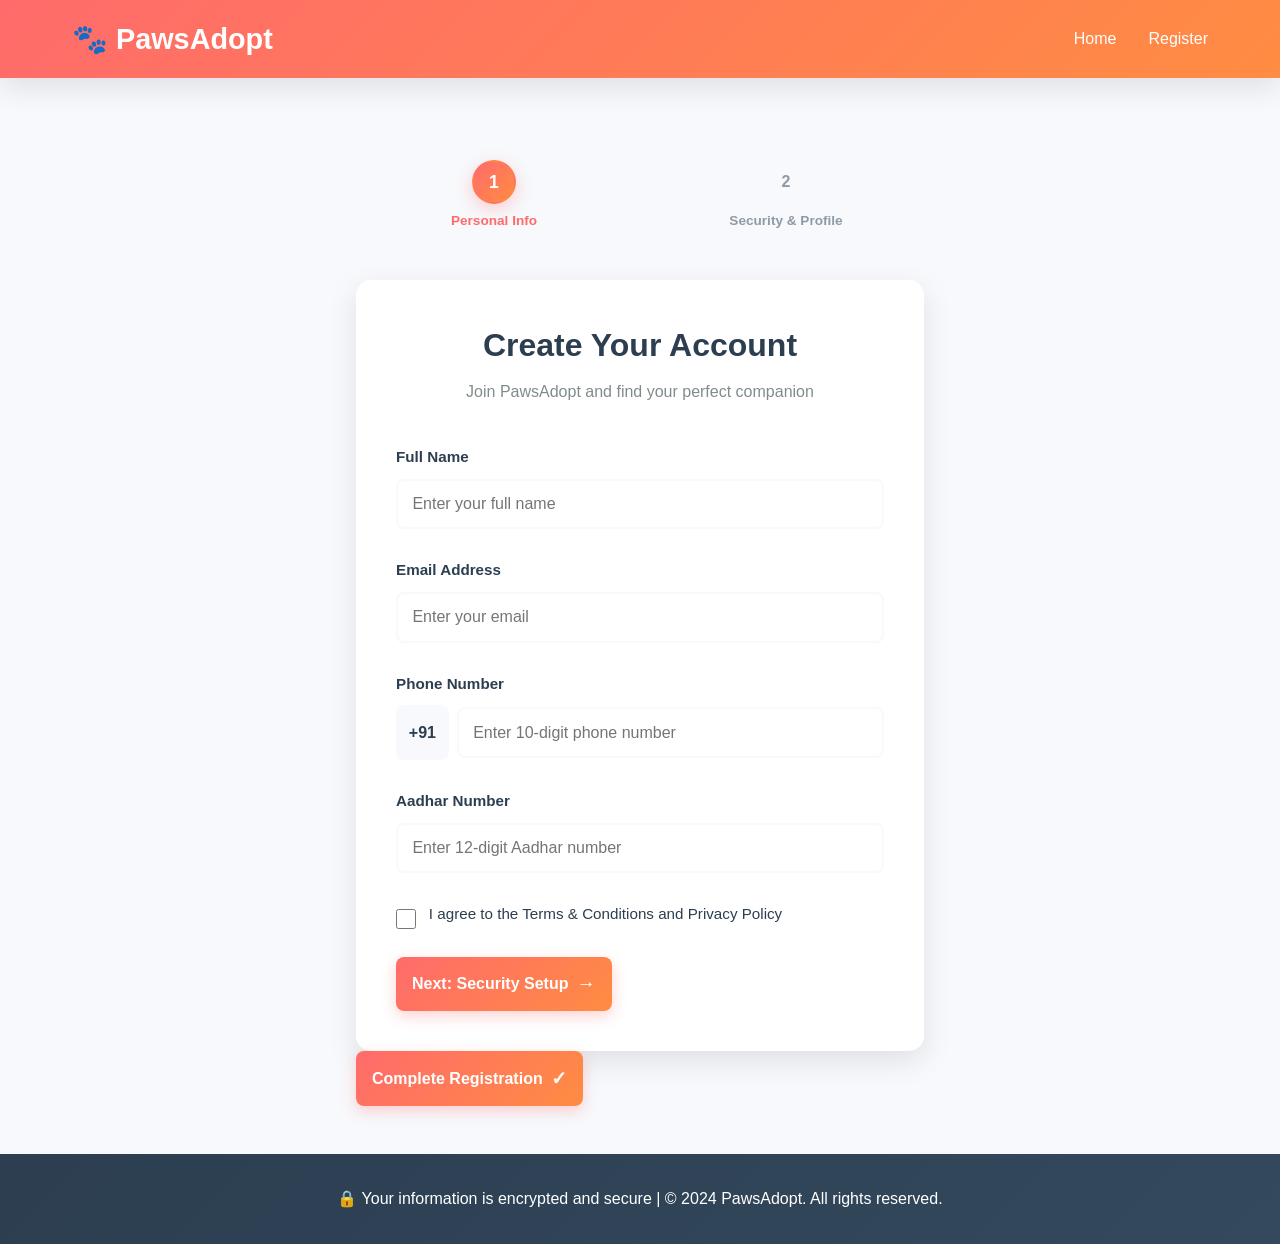
<file: frontend/registration.html>
<!DOCTYPE html>
<html lang="en">
<head>
    <meta charset="UTF-8">
    <meta name="viewport" content="width=device-width, initial-scale=1.0">
    <title>PawsAdopt - Registration & Security</title>
    <link rel="stylesheet" href="styles.css">
    <link rel="stylesheet" href="registration.css">
</head>
<body>

<!-- Navigation -->
<nav class="navbar">
    <div class="navbar-container">
        <div class="logo">
            <span class="logo-icon">🐾</span>
            <span class="logo-text">PawsAdopt</span>
        </div>
        <ul class="nav-menu">
            <li><a href="index.html" class="nav-link">Home</a></li>
            <li><a href="registration.html" class="nav-link active-page">Register</a></li>
        </ul>
    </div>
</nav>

<!-- Registration Container -->
<div class="registration-container">
    <!-- Progress Bar -->
    <div class="progress-container">
        <div class="progress-bar">
            <div class="progress-fill" id="progressFill"></div>
        </div>
        <div class="progress-steps">
            <div class="step active" id="step1">
                <span class="step-number">1</span>
                <span class="step-label">Personal Info</span>
            </div>
            <div class="step" id="step2">
                <span class="step-number">2</span>
                <span class="step-label">Security & Profile</span>
            </div>
        </div>
    </div>

    <!-- Registration Form - Step 1 -->
    <div class="registration-form-wrapper" id="step1-form">
        <div class="form-header">
            <h1>Create Your Account</h1>
            <p>Join PawsAdopt and find your perfect companion</p>
        </div>

        <form id="step1-input" class="registration-form">
            <!-- Name Field -->
            <div class="form-group">
                <label for="fullName">Full Name</label>
                <input 
                    type="text" 
                    id="fullName" 
                    placeholder="Enter your full name" 
                    required
                    maxlength="50"
                >
                <span class="error-message" id="nameError"></span>
                <div class="input-validator">
                    <span class="validator-icon">✓</span>
                    <span class="validator-text">Name is valid</span>
                </div>
            </div>

            <!-- Email Field -->
            <div class="form-group">
                <label for="email">Email Address</label>
                <input 
                    type="email" 
                    id="email" 
                    placeholder="Enter your email" 
                    required
                >
                <span class="error-message" id="emailError"></span>
                <div class="input-validator">
                    <span class="validator-icon">✓</span>
                    <span class="validator-text">Email is valid</span>
                </div>
            </div>

            <!-- Phone Number Field -->
            <div class="form-group">
                <label for="phone">Phone Number</label>
                <div class="phone-group">
                    <span class="phone-prefix">+91</span>
                    <input 
                        type="tel" 
                        id="phone" 
                        placeholder="Enter 10-digit phone number" 
                        required
                        maxlength="10"
                        pattern="[0-9]{10}"
                    >
                </div>
                <span class="error-message" id="phoneError"></span>
                <div class="input-validator">
                    <span class="validator-icon">✓</span>
                    <span class="validator-text">Phone number is valid</span>
                </div>
            </div>

            <!-- Aadhar Number Field -->
            <div class="form-group">
                <label for="aadhar">Aadhar Number</label>
                <input 
                    type="text" 
                    id="aadhar" 
                    placeholder="Enter 12-digit Aadhar number" 
                    required
                    maxlength="12"
                    pattern="[0-9]{12}"
                >
                <span class="error-message" id="aadharError"></span>
                <div class="input-validator">
                    <span class="validator-icon">✓</span>
                    <span class="validator-text">Aadhar number is valid</span>
                </div>
            </div>

            <!-- Terms & Conditions -->
            <div class="form-group checkbox-group">
                <input type="checkbox" id="terms" required>
                <label for="terms">I agree to the Terms & Conditions and Privacy Policy</label>
                <span class="error-message" id="termsError"></span>
            </div>

            <!-- Next Button -->
            <button type="submit" class="btn-next">
                <span>Next: Security Setup</span>
                <span class="btn-icon">→</span>
            </button>
        </form>
    </div>

    <!-- Security Panel - Step 2 -->
    <div class="registration-form-wrapper hidden" id="step2-form">
        <div class="form-header">
            <h1>Security Setup</h1>
            <p>Protect your account with a strong password and security questions</p>
        </div>

        <form id="step2-input" class="registration-form">
            <!-- Password Field -->
            <div class="form-group">
                <label for="password">Create Password</label>
                <div class="password-wrapper">
                    <input 
                        type="password" 
                        id="password" 
                        placeholder="Minimum 8 characters" 
                        required
                        minlength="8"
                    >
                    <button type="button" class="toggle-password" id="togglePassword">👁️</button>
                </div>
                <span class="error-message" id="passwordError"></span>
                
                <!-- Password Strength Indicator -->
                <div class="password-strength">
                    <div class="strength-bar" id="strengthBar"></div>
                    <p class="strength-text" id="strengthText">Password strength: Weak</p>
                </div>

                <div class="password-requirements">
                    <p>Password must contain:</p>
                    <ul>
                        <li id="req-length">✗ At least 8 characters</li>
                        <li id="req-uppercase">✗ One uppercase letter (A-Z)</li>
                        <li id="req-lowercase">✗ One lowercase letter (a-z)</li>
                        <li id="req-number">✗ One number (0-9)</li>
                        <li id="req-special">✗ One special character (!@#$%^&*)</li>
                    </ul>
                </div>
            </div>

            <!-- Confirm Password Field -->
            <div class="form-group">
                <label for="confirmPassword">Confirm Password</label>
                <div class="password-wrapper">
                    <input 
                        type="password" 
                        id="confirmPassword" 
                        placeholder="Re-enter your password" 
                        required
                    >
                    <button type="button" class="toggle-password" id="toggleConfirmPassword">👁️</button>
                </div>
                <span class="error-message" id="confirmPasswordError"></span>
            </div>

            <!-- Security Question 1 -->
            <div class="form-group">
                <label for="securityQ1">Security Question 1</label>
                <select id="securityQ1" required>
                    <option value="">Select a question</option>
                    <option value="pet">What was your first pet's name?</option>
                    <option value="city">What city were you born in?</option>
                    <option value="school">What was your first school name?</option>
                    <option value="movie">What is your favorite movie?</option>
                    <option value="street">What street did you grow up on?</option>
                </select>
                <span class="error-message" id="securityQ1Error"></span>
            </div>

            <!-- Security Answer 1 -->
            <div class="form-group">
                <label for="securityA1">Your Answer</label>
                <input 
                    type="text" 
                    id="securityA1" 
                    placeholder="Answer your security question" 
                    required
                >
                <span class="error-message" id="securityA1Error"></span>
            </div>

            <!-- Security Question 2 -->
            <div class="form-group">
                <label for="securityQ2">Security Question 2</label>
                <select id="securityQ2" required>
                    <option value="">Select a question</option>
                    <option value="pet">What was your first pet's name?</option>
                    <option value="city">What city were you born in?</option>
                    <option value="school">What was your first school name?</option>
                    <option value="movie">What is your favorite movie?</option>
                    <option value="street">What street did you grow up on?</option>
                </select>
                <span class="error-message" id="securityQ2Error"></span>
            </div>

            <!-- Security Answer 2 -->
            <div class="form-group">
                <label for="securityA2">Your Answer</label>
                <input 
                    type="text" 
                    id="securityA2" 
                    placeholder="Answer your security question" 
                    required
                >
                <span class="error-message" id="securityA2Error"></span>
            </div>

            <!-- Navigation Buttons -->
            <div class="form-buttons">
                <button type="button" class="btn-back" id="backStep2">
                    <span class="btn-icon">←</span>
                    <span>Back</span>
                </button>
                <button type="submit" class="btn-next">
                    <span>Next: Verify</span>
                    <span class="btn-icon">→</span>
                </button>
            </div>
        </form>
    </div>

    <!-- Profile Page -->
                </button>
                <button type="submit" class="btn-register">
                    <span>Complete Registration</span>
                    <span class="btn-icon">✓</span>
                </button>
            </div>
        </form>
    </div>

    <!-- Profile Page -->
    <div class="profile-container hidden" id="profilePage">
        <div class="profile-card">
            <div class="profile-header">
                <div class="profile-avatar">
                    <span class="avatar-icon">👤</span>
                </div>
                <h1>Welcome, <span id="profileName"></span>!</h1>
                <p>Your account has been created successfully</p>
            </div>

            <div class="profile-details">
                <div class="detail-section">
                    <h3>📋 Personal Information</h3>
                    <div class="detail-grid">
                        <div class="detail-item">
                            <label>Full Name:</label>
                            <span id="profileFullName"></span>
                        </div>
                        <div class="detail-item">
                            <label>Email:</label>
                            <span id="profileEmail"></span>
                        </div>
                        <div class="detail-item">
                            <label>Phone:</label>
                            <span id="profilePhone"></span>
                        </div>
                        <div class="detail-item">
                            <label>Aadhar Number:</label>
                            <span id="profileAadhar"></span>
                        </div>
                    </div>
                </div>

                <div class="detail-section">
                    <h3>🔐 Security Questions</h3>
                    <div class="detail-grid">
                        <div class="detail-item">
                            <label>Question 1:</label>
                            <span id="profileSecurityQ1"></span>
                        </div>
                        <div class="detail-item">
                            <label>Question 2:</label>
                            <span id="profileSecurityQ2"></span>
                        </div>
                    </div>
                </div>
            </div>

            <div class="profile-actions">
                <a href="index.html" class="btn-home">
                    <span>🏠 Back to Home</span>
                </a>
                <button type="button" class="btn-adopt" id="goToAdopt">
                    <span>🐾 Start Adopting</span>
                </button>
                <button type="button" class="btn-edit" id="editProfile">
                    <span>✏️ Edit Profile</span>
                </button>
            </div>

            <div class="profile-notice">
                <p>🔒 Your profile information is secure and encrypted</p>
                <p>📧 A confirmation email has been sent to your registered email address</p>
            </div>
        </div>
    </div>

    <!-- Error Page -->
    <div class="error-container hidden" id="errorPage">
        <div class="error-card">
            <div class="error-icon">❌</div>
            <h1>Registration Failed</h1>
            <p id="errorMessage">There was an error during registration</p>
            
            <div class="error-actions">
                <button type="button" class="btn-retry" id="retryRegistration">
                    <span>🔄 Try Again</span>
                </button>
                <a href="index.html" class="btn-home">
                    <span>🏠 Back to Home</span>
                </a>
            </div>
        </div>
    </div>
</div>

<!-- Security Footer -->
<footer class="footer registration-footer">
    <p>🔒 Your information is encrypted and secure | © 2024 PawsAdopt. All rights reserved.</p>
</footer>

<script src="registration.js"></script>
</body>
</html>
</file>
<file: frontend/styles.css>
/* ============================================
   GLOBAL STYLES & VARIABLES
   ============================================ */
* {
    margin: 0;
    padding: 0;
    box-sizing: border-box;
}

:root {
    --primary: #FF6B6B;
    --primary-dark: #FF5252;
    --secondary: #4ECDC4;
    --accent: #FFE66D;
    --accent-dark: #FFA502;
    --purple: #9D84B7;
    --green: #2ECC71;
    --light-bg: #F7F9FC;
    --card-bg: #FFFFFF;
    --text-dark: #2C3E50;
    --text-light: #7F8C8D;
    --shadow: 0 10px 30px rgba(0, 0, 0, 0.1);
    --shadow-hover: 0 20px 40px rgba(0, 0, 0, 0.15);
}

body {
    font-family: 'Segoe UI', Tahoma, Geneva, Verdana, sans-serif;
    background-color: var(--light-bg);
    color: var(--text-dark);
    line-height: 1.6;
    scroll-behavior: smooth;
}

/* ============================================
   ANIMATIONS
   ============================================ */
@keyframes fadeInDown {
    from {
        opacity: 0;
        transform: translateY(-30px);
    }
    to {
        opacity: 1;
        transform: translateY(0);
    }
}

@keyframes slideInUp {
    from {
        opacity: 0;
        transform: translateY(50px);
    }
    to {
        opacity: 1;
        transform: translateY(0);
    }
}

@keyframes floatingAnimation {
    0%, 100% {
        transform: translateY(0px) rotate(0deg);
        opacity: 0.6;
    }
    25% {
        transform: translateY(-20px) rotate(5deg);
        opacity: 0.8;
    }
    50% {
        transform: translateY(-40px) rotate(0deg);
        opacity: 1;
    }
    75% {
        transform: translateY(-20px) rotate(-5deg);
        opacity: 0.8;
    }
}

@keyframes glow {
    0%, 100% {
        box-shadow: 0 0 5px rgba(255, 107, 107, 0.4);
    }
    50% {
        box-shadow: 0 0 20px rgba(255, 107, 107, 0.8);
    }
}

@keyframes pulse {
    0%, 100% {
        transform: scale(1);
    }
    50% {
        transform: scale(1.05);
    }
}

@keyframes shimmer {
    0% {
        background-position: -1000px 0;
    }
    100% {
        background-position: 1000px 0;
    }
}

@keyframes cardLift {
    0% {
        transform: translateY(0) rotateX(0deg);
    }
    50% {
        transform: translateY(-10px) rotateX(5deg);
    }
    100% {
        transform: translateY(0) rotateX(0deg);
    }
}

@keyframes bounce {
    0%, 100% {
        transform: translateY(0);
    }
    50% {
        transform: translateY(-15px);
    }
}

/* ============================================
   NAVIGATION BAR
   ============================================ */
.navbar {
    background: linear-gradient(135deg, var(--primary) 0%, #FF8C42 100%);
    padding: 1rem 0;
    position: sticky;
    top: 0;
    z-index: 1000;
    box-shadow: var(--shadow);
}

.navbar-container {
    max-width: 1200px;
    margin: 0 auto;
    display: flex;
    justify-content: space-between;
    align-items: center;
    padding: 0 2rem;
}

.logo {
    display: flex;
    align-items: center;
    gap: 0.5rem;
    color: white;
    font-size: 1.8rem;
    font-weight: bold;
    animation: fadeInDown 0.8s ease-out;
}

.logo-icon {
    display: inline-block;
    animation: bounce 2s infinite;
}

.nav-menu {
    display: flex;
    list-style: none;
    gap: 2rem;
}

.nav-link {
    color: white;
    text-decoration: none;
    font-weight: 500;
    transition: all 0.3s ease;
    position: relative;
}

.nav-link::after {
    content: '';
    position: absolute;
    bottom: -5px;
    left: 0;
    width: 0;
    height: 3px;
    background: var(--accent);
    transition: width 0.3s ease;
}

.nav-link:hover::after {
    width: 100%;
}

.nav-link:hover {
    transform: translateY(-2px);
    color: var(--accent);
}

/* ============================================
   HERO SECTION
   ============================================ */
.hero {
    background: linear-gradient(135deg, var(--primary) 0%, var(--secondary) 100%);
    color: white;
    padding: 5rem 2rem;
    text-align: center;
    position: relative;
    overflow: hidden;
    min-height: 500px;
    display: flex;
    align-items: center;
    justify-content: center;
    flex-direction: column;
}

.hero::before {
    content: '';
    position: absolute;
    top: 0;
    left: 0;
    right: 0;
    bottom: 0;
    background: radial-gradient(circle at 20% 50%, rgba(255, 255, 255, 0.1) 0%, transparent 50%),
                radial-gradient(circle at 80% 80%, rgba(255, 255, 255, 0.1) 0%, transparent 50%);
    pointer-events: none;
}

.hero-content {
    position: relative;
    z-index: 2;
    animation: slideInUp 1s ease-out;
}

.hero-title {
    font-size: 3.5rem;
    margin-bottom: 1rem;
    font-weight: 700;
    text-shadow: 2px 2px 4px rgba(0, 0, 0, 0.2);
}

.hero-subtitle {
    font-size: 1.3rem;
    margin-bottom: 2rem;
    opacity: 0.95;
    font-weight: 300;
}

.cta-button {
    background: var(--accent);
    color: var(--text-dark);
    border: none;
    padding: 1rem 2.5rem;
    font-size: 1.1rem;
    font-weight: 600;
    border-radius: 50px;
    cursor: pointer;
    transition: all 0.3s ease;
    box-shadow: 0 5px 15px rgba(255, 230, 109, 0.3);
}

.cta-button:hover {
    transform: translateY(-3px) scale(1.05);
    box-shadow: 0 10px 25px rgba(255, 230, 109, 0.5);
    background: var(--accent-dark);
}

.cta-button:active {
    transform: translateY(-1px);
}

.hero-animation {
    position: absolute;
    right: 5%;
    top: 50%;
    transform: translateY(-50%);
    z-index: 1;
}

.floating-paw {
    font-size: 3rem;
    animation: floatingAnimation 6s ease-in-out infinite;
    position: absolute;
    filter: drop-shadow(0 5px 10px rgba(0, 0, 0, 0.2));
}

/* ============================================
   FILTER SECTION
   ============================================ */
.filter-section {
    background: white;
    padding: 3rem 2rem;
    text-align: center;
    border-bottom: 2px solid var(--light-bg);
}

.filter-section h2 {
    font-size: 2.5rem;
    margin-bottom: 2rem;
    color: var(--text-dark);
    animation: slideInUp 0.8s ease-out;
}

.filter-buttons {
    display: flex;
    gap: 1rem;
    justify-content: center;
    flex-wrap: wrap;
    max-width: 900px;
    margin: 0 auto;
}

.filter-btn {
    background: var(--light-bg);
    border: 2px solid transparent;
    padding: 0.8rem 1.5rem;
    border-radius: 30px;
    cursor: pointer;
    font-size: 1rem;
    font-weight: 600;
    color: var(--text-dark);
    transition: all 0.3s ease;
    position: relative;
    overflow: hidden;
}

.filter-btn::before {
    content: '';
    position: absolute;
    top: 0;
    left: -100%;
    width: 100%;
    height: 100%;
    background: linear-gradient(90deg, transparent, rgba(255, 255, 255, 0.3), transparent);
    transition: left 0.5s;
}

.filter-btn:hover {
    border-color: var(--primary);
    transform: translateY(-3px);
    box-shadow: 0 5px 15px rgba(255, 107, 107, 0.2);
}

.filter-btn:hover::before {
    left: 100%;
}

.filter-btn.active {
    background: linear-gradient(135deg, var(--primary) 0%, #FF8C42 100%);
    color: white;
    border-color: var(--primary);
    box-shadow: 0 5px 20px rgba(255, 107, 107, 0.4);
}

/* ============================================
   PETS SECTION
   ============================================ */
.pets-section {
    max-width: 1200px;
    margin: 0 auto;
    padding: 4rem 2rem;
}

.pets-container {
    display: grid;
    grid-template-columns: repeat(auto-fit, minmax(300px, 1fr));
    gap: 2rem;
}

/* ============================================
   PET CARDS
   ============================================ */
.pet-card {
    background: var(--card-bg);
    border-radius: 15px;
    overflow: hidden;
    box-shadow: var(--shadow);
    transition: all 0.4s cubic-bezier(0.25, 0.46, 0.45, 0.94);
    animation: slideInUp 0.6s ease-out;
    position: relative;
    border: 2px solid transparent;
    cursor: pointer;
}

.pet-card:hover {
    transform: translateY(-15px) rotateX(5deg);
    box-shadow: var(--shadow-hover);
    border-color: var(--secondary);
}

.pet-image-wrapper {
    position: relative;
    overflow: hidden;
    background: linear-gradient(135deg, var(--light-bg), #E8F4F8);
    height: 250px;
    display: flex;
    align-items: center;
    justify-content: center;
}

.pet-image {
    width: 100%;
    height: 100%;
    object-fit: cover;
    transition: all 0.4s ease;
    filter: drop-shadow(0 4px 8px rgba(0, 0, 0, 0.1));
}

.pet-card:hover .pet-image {
    transform: scale(1.05);
    filter: drop-shadow(0 8px 16px rgba(0, 0, 0, 0.2));
}

.dog-img {
    animation: cardLift 3s ease-in-out infinite;
}

.cat-img {
    animation: cardLift 3s ease-in-out infinite 0.5s;
}

.rabbit-img {
    animation: cardLift 3s ease-in-out infinite 1s;
}

.bird-img {
    animation: cardLift 3s ease-in-out infinite 1.5s;
}

.pet-badge {
    position: absolute;
    top: 15px;
    right: 15px;
    background: linear-gradient(135deg, var(--primary), #FF8C42);
    color: white;
    padding: 0.5rem 1rem;
    border-radius: 20px;
    font-size: 0.85rem;
    font-weight: 600;
    box-shadow: 0 4px 15px rgba(255, 107, 107, 0.3);
    animation: pulse 2s ease-in-out infinite;
}

.custom-pet-section {
    max-width: 1200px;
    margin: 0 auto;
    padding: 2rem;
    background: #fff;
    border-radius: 15px;
    box-shadow: var(--shadow);
    margin-bottom: 2rem;
}

.custom-pet-container {
    display: grid;
    gap: 1rem;
}

.custom-pet-form {
    display: grid;
    gap: 0.75rem;
    grid-template-columns: repeat(auto-fit, minmax(200px, 1fr));
    align-items: center;
}

.custom-pet-form input,
.custom-pet-form select,
.custom-pet-form button {
    padding: 0.8rem;
    border: 1px solid #ddd;
    border-radius: 10px;
    font-size: 0.95rem;
}

.custom-pet-form button {
    grid-column: span 2;
    background: linear-gradient(135deg, var(--primary) 0%, #FF8C42 100%);
    color: white;
    border: none;
    cursor: pointer;
}

.custom-pet-form small {
    grid-column: span 2;
    color: var(--text-light);
    font-size: 0.85rem;
    margin-top: -0.5rem;
    margin-bottom: 0.5rem;
}

.pet-info {
    padding: 1.5rem;
}

.pet-name {
    font-size: 1.8rem;
    color: var(--text-dark);
    margin-bottom: 0.3rem;
    transition: color 0.3s ease;
}

.pet-card:hover .pet-name {
    color: var(--primary);
}

.pet-breed {
    color: var(--secondary);
    font-weight: 600;
    font-size: 0.95rem;
    margin-bottom: 0.8rem;
}

.pet-description {
    color: var(--text-light);
    font-size: 0.95rem;
    margin-bottom: 1rem;
    line-height: 1.5;
}

.pet-details {
    display: flex;
    gap: 1rem;
    margin-bottom: 1.5rem;
}

.detail-item {
    background: var(--light-bg);
    padding: 0.4rem 0.8rem;
    border-radius: 15px;
    font-size: 0.85rem;
    color: var(--text-dark);
    font-weight: 500;
    transition: all 0.3s ease;
}

.pet-card:hover .detail-item {
    background: var(--secondary);
    color: white;
}

.adopt-btn {
    width: 100%;
    padding: 0.9rem;
    background: linear-gradient(135deg, var(--primary), #FF8C42);
    color: white;
    border: none;
    border-radius: 10px;
    font-weight: 600;
    font-size: 1rem;
    cursor: pointer;
    transition: all 0.3s ease;
    position: relative;
    overflow: hidden;
}

.adopt-btn::before {
    content: '';
    position: absolute;
    top: 0;
    left: -100%;
    width: 100%;
    height: 100%;
    background: rgba(255, 255, 255, 0.2);
    transition: left 0.5s;
}

.adopt-btn:hover {
    transform: translateY(-3px);
    box-shadow: 0 8px 20px rgba(255, 107, 107, 0.4);
}

.adopt-btn:hover::before {
    left: 100%;
}

.adopt-btn:active {
    transform: translateY(-1px);
}

/* ============================================
   ABOUT SECTION
   ============================================ */
.about-section {
    background: linear-gradient(135deg, #F7F9FC 0%, #E8F4F8 100%);
    padding: 4rem 2rem;
    margin: 2rem 0;
}

.about-section h2 {
    font-size: 2.5rem;
    text-align: center;
    margin-bottom: 3rem;
    color: var(--text-dark);
}

.benefit-cards {
    display: grid;
    grid-template-columns: repeat(auto-fit, minmax(250px, 1fr));
    gap: 2rem;
    max-width: 1200px;
    margin: 0 auto;
}

.benefit-card {
    background: white;
    padding: 2rem;
    border-radius: 15px;
    text-align: center;
    box-shadow: var(--shadow);
    transition: all 0.4s ease;
    border-top: 4px solid transparent;
    animation: slideInUp 0.8s ease-out;
}

.benefit-card:nth-child(1) {
    border-top-color: #FF6B6B;
}

.benefit-card:nth-child(2) {
    border-top-color: var(--secondary);
}

.benefit-card:nth-child(3) {
    border-top-color: var(--accent);
}

.benefit-card:nth-child(4) {
    border-top-color: var(--green);
}

.benefit-card:hover {
    transform: translateY(-10px) rotateY(5deg);
    box-shadow: var(--shadow-hover);
}

.benefit-icon {
    font-size: 3rem;
    margin-bottom: 1rem;
    display: inline-block;
    transition: all 0.3s ease;
}

.benefit-card:hover .benefit-icon {
    transform: scale(1.2) rotateZ(15deg);
}

.benefit-card h3 {
    font-size: 1.5rem;
    margin-bottom: 0.5rem;
    color: var(--text-dark);
}

.benefit-card p {
    color: var(--text-light);
    line-height: 1.6;
}

/* ============================================
   CONTACT SECTION
   ============================================ */
.contact-section {
    max-width: 1200px;
    margin: 0 auto;
    padding: 4rem 2rem;
}

.contact-section h2 {
    font-size: 2.5rem;
    text-align: center;
    margin-bottom: 3rem;
    color: var(--text-dark);
}

.contact-content {
    display: grid;
    grid-template-columns: 1fr 1fr;
    gap: 3rem;
}

.contact-info {
    display: flex;
    flex-direction: column;
    gap: 2rem;
}

.contact-item {
    display: flex;
    gap: 1.5rem;
    padding: 1.5rem;
    background: white;
    border-radius: 10px;
    box-shadow: var(--shadow);
    transition: all 0.3s ease;
    border-left: 4px solid var(--primary);
}

.contact-item:hover {
    transform: translateX(10px);
    box-shadow: var(--shadow-hover);
    border-left-color: var(--secondary);
}

.contact-icon {
    font-size: 2rem;
}

.contact-item h4 {
    color: var(--text-dark);
    margin-bottom: 0.3rem;
}

.contact-item p {
    color: var(--text-light);
}

.contact-form {
    display: flex;
    flex-direction: column;
    gap: 1.2rem;
}

.contact-form input,
.contact-form textarea {
    padding: 1rem;
    border: 2px solid var(--light-bg);
    border-radius: 10px;
    font-family: inherit;
    font-size: 1rem;
    transition: all 0.3s ease;
}

.contact-form input:focus,
.contact-form textarea:focus {
    outline: none;
    border-color: var(--primary);
    box-shadow: 0 0 0 3px rgba(255, 107, 107, 0.1);
    transform: translateY(-2px);
}

.submit-btn {
    background: linear-gradient(135deg, var(--primary), #FF8C42);
    color: white;
    padding: 1rem;
    border: none;
    border-radius: 10px;
    font-size: 1rem;
    font-weight: 600;
    cursor: pointer;
    transition: all 0.3s ease;
    margin-top: 0.5rem;
}

.submit-btn:hover {
    transform: translateY(-3px);
    box-shadow: 0 10px 25px rgba(255, 107, 107, 0.3);
}

.submit-btn:active {
    transform: translateY(-1px);
}

/* ============================================
   FOOTER
   ============================================ */
.footer {
    background: linear-gradient(135deg, var(--text-dark), #34495E);
    color: white;
    text-align: center;
    padding: 2rem;
    margin-top: 2rem;
}

.footer p {
    margin: 0;
    font-weight: 500;
}

/* ============================================
   RESPONSIVE DESIGN
   ============================================ */
@media (max-width: 768px) {
    .hero-title {
        font-size: 2.2rem;
    }

    .hero-subtitle {
        font-size: 1.1rem;
    }

    .nav-menu {
        gap: 1rem;
    }

    .nav-link {
        font-size: 0.9rem;
    }

    .pets-container {
        grid-template-columns: 1fr;
    }

    .contact-content {
        grid-template-columns: 1fr;
    }

    .filter-buttons {
        gap: 0.5rem;
    }

    .filter-btn {
        padding: 0.6rem 1rem;
        font-size: 0.9rem;
    }

    .pet-image {
        font-size: 5rem;
    }

    .about-section h2,
    .contact-section h2 {
        font-size: 2rem;
    }

    .hero-animation {
        display: none;
    }

    .floating-paw {
        font-size: 2rem;
    }
}

@media (max-width: 480px) {
    .hero-title {
        font-size: 1.8rem;
    }

    .pets-container {
        grid-template-columns: 1fr;
    }

    .benefit-cards {
        grid-template-columns: 1fr;
    }

    .navbar-container {
        padding: 0 1rem;
    }

    .logo {
        font-size: 1.3rem;
    }

    .nav-menu {
        gap: 0.8rem;
    }
}

/* ============================================
   SMOOTH SCROLLING + ACCESSIBILITY
   ============================================ */
@media (prefers-reduced-motion: reduce) {
    * {
        animation-duration: 0.01ms !important;
        animation-iteration-count: 1 !important;
        transition-duration: 0.01ms !important;
    }
}
</file>
<file: frontend/registration.css>
/* ============================================
   REGISTRATION PAGE STYLES
   ============================================ */

.registration-container {
    max-width: 600px;
    margin: 3rem auto;
    padding: 0 1rem;
    min-height: 70vh;
}

/* ============================================
   PROGRESS BAR
   ============================================ */
.progress-container {
    margin-bottom: 3rem;
    animation: slideInDown 0.6s ease-out;
}

.progress-bar {
    width: 100%;
    height: 4px;
    background: var(--light-bg);
    border-radius: 10px;
    overflow: hidden;
    margin-bottom: 2rem;
}

.progress-fill {
    height: 100%;
    background: linear-gradient(90deg, var(--primary), var(--secondary));
    width: 33.33%;
    transition: width 0.6s ease;
    box-shadow: 0 0 10px rgba(255, 107, 107, 0.5);
}

.progress-steps {
    display: flex;
    justify-content: space-between;
    gap: 1rem;
}

.step {
    display: flex;
    flex-direction: column;
    align-items: center;
    gap: 0.5rem;
    opacity: 0.5;
    transition: all 0.3s ease;
    flex: 1;
}

.step.active {
    opacity: 1;
}

.step-number {
    width: 40px;
    height: 40px;
    border-radius: 50%;
    background: var(--light-bg);
    display: flex;
    align-items: center;
    justify-content: center;
    font-weight: bold;
    color: var(--text-dark);
    border: 2px solid transparent;
    transition: all 0.3s ease;
}

.step.active .step-number {
    background: linear-gradient(135deg, var(--primary), #FF8C42);
    color: white;
    box-shadow: 0 5px 15px rgba(255, 107, 107, 0.3);
    transform: scale(1.1);
}

.step-label {
    font-size: 0.85rem;
    font-weight: 600;
    color: var(--text-dark);
}

.step.active .step-label {
    color: var(--primary);
}

/* ============================================
   FORM WRAPPER
   ============================================ */
.registration-form-wrapper {
    background: white;
    border-radius: 15px;
    padding: 2.5rem;
    box-shadow: var(--shadow);
    animation: slideInUp 0.6s ease-out;
}

.registration-form-wrapper.hidden {
    display: none;
}

.form-header {
    text-align: center;
    margin-bottom: 2.5rem;
}

.form-header h1 {
    font-size: 2rem;
    color: var(--text-dark);
    margin-bottom: 0.5rem;
}

.form-header p {
    color: var(--text-light);
    font-size: 1rem;
}

/* ============================================
   FORM GROUPS
   ============================================ */
.form-group {
    margin-bottom: 1.8rem;
    animation: fadeInDown 0.6s ease-out;
}

.form-group label {
    display: block;
    margin-bottom: 0.6rem;
    font-weight: 600;
    color: var(--text-dark);
    font-size: 0.95rem;
}

.form-group input,
.form-group select,
.form-group textarea {
    width: 100%;
    padding: 0.9rem;
    border: 2px solid var(--light-bg);
    border-radius: 8px;
    font-family: inherit;
    font-size: 1rem;
    transition: all 0.3s ease;
    background: white;
}

.form-group input:focus,
.form-group select:focus {
    outline: none;
    border-color: var(--primary);
    box-shadow: 0 0 0 3px rgba(255, 107, 107, 0.1);
    transform: translateY(-2px);
}

.form-group input.error {
    border-color: #E74C3C;
    background: rgba(231, 76, 60, 0.05);
}

.form-group input.success {
    border-color: var(--green);
    background: rgba(46, 204, 113, 0.05);
}

/* ============================================
   INPUT VALIDATOR
   ============================================ */
.input-validator {
    display: none;
    align-items: center;
    gap: 0.5rem;
    margin-top: 0.5rem;
    font-size: 0.85rem;
    color: var(--green);
}

.input-validator.show {
    display: flex;
    animation: slideInUp 0.3s ease-out;
}

.validator-icon {
    display: inline-block;
    width: 20px;
    height: 20px;
    background: var(--green);
    color: white;
    border-radius: 50%;
    display: flex;
    align-items: center;
    justify-content: center;
    font-size: 0.7rem;
    font-weight: bold;
}

/* ============================================
   PHONE GROUP
   ============================================ */
.phone-group {
    display: flex;
    align-items: center;
    gap: 0.5rem;
}

.phone-prefix {
    padding: 0.9rem 0.8rem;
    background: var(--light-bg);
    border-radius: 8px;
    font-weight: 600;
    color: var(--text-dark);
    white-space: nowrap;
}

.phone-group input {
    flex: 1;
}

/* ============================================
   PASSWORD WRAPPER
   ============================================ */
.password-wrapper {
    position: relative;
    display: flex;
    align-items: center;
}

.password-wrapper input {
    width: 100%;
}

.toggle-password {
    position: absolute;
    right: 12px;
    background: none;
    border: none;
    cursor: pointer;
    font-size: 1.2rem;
    padding: 0.5rem;
    transition: all 0.3s ease;
}

.toggle-password:hover {
    transform: scale(1.1);
}

/* ============================================
   PASSWORD STRENGTH
   ============================================ */
.password-strength {
    margin-top: 1rem;
}

.strength-bar {
    width: 100%;
    height: 5px;
    background: var(--light-bg);
    border-radius: 5px;
    overflow: hidden;
    margin-bottom: 0.5rem;
}

.strength-bar::after {
    content: '';
    display: block;
    height: 100%;
    width: 0%;
    background: linear-gradient(90deg, #E74C3C, #F39C12, var(--green));
    transition: width 0.3s ease;
}

.strength-bar.weak::after {
    width: 33%;
    background: #E74C3C;
}

.strength-bar.medium::after {
    width: 66%;
    background: #F39C12;
}

.strength-bar.strong::after {
    width: 100%;
    background: var(--green);
}

.strength-text {
    font-size: 0.85rem;
    font-weight: 600;
    color: var(--text-light);
}

/* ============================================
   PASSWORD REQUIREMENTS
   ============================================ */
.password-requirements {
    background: var(--light-bg);
    padding: 1rem;
    border-radius: 8px;
    margin-top: 1rem;
    font-size: 0.85rem;
}

.password-requirements p {
    margin: 0 0 0.8rem 0;
    font-weight: 600;
    color: var(--text-dark);
}

.password-requirements ul {
    list-style: none;
    padding: 0;
}

.password-requirements li {
    padding: 0.4rem 0;
    color: var(--text-light);
    transition: all 0.3s ease;
}

.password-requirements li.met {
    color: var(--green);
    font-weight: 600;
}

/* ============================================
   CHECKBOX GROUP
   ============================================ */
.checkbox-group {
    display: flex;
    align-items: flex-start;
    gap: 0.8rem;
}

.checkbox-group input[type="checkbox"] {
    width: auto;
    margin-top: 0.4rem;
    cursor: pointer;
    width: 20px;
    height: 20px;
    accent-color: var(--primary);
}

.checkbox-group label {
    margin: 0;
    font-weight: 400;
    cursor: pointer;
    flex: 1;
}

    color: var(--primary-dark);
}

.link-btn:disabled {
    cursor: not-allowed;
    opacity: 0.5;
}

.timer {
    color: var(--primary);
    font-weight: 600;
    min-width: 50px;
    text-align: right;
}

/* ============================================
   INFO TEXT
   ============================================ */
.info-text {
    color: var(--text-light);
    font-size: 0.9rem;
    margin-top: -0.5rem;
    margin-bottom: 1rem;
}

/* ============================================
   ERROR MESSAGE
   ============================================ */
.error-message {
    display: none;
    color: #E74C3C;
    font-size: 0.85rem;
    margin-top: 0.4rem;
    animation: slideInUp 0.3s ease-out;
}

.error-message.show {
    display: block;
}

/* ============================================
   FORM BUTTONS
   ============================================ */
.form-buttons {
    display: flex;
    gap: 1rem;
    margin-top: 2rem;
}

.btn-next,
.btn-back,
.btn-register {
    flex: 1;
    padding: 1rem;
    border: none;
    border-radius: 8px;
    font-weight: 600;
    font-size: 1rem;
    cursor: pointer;
    transition: all 0.3s ease;
    display: flex;
    align-items: center;
    justify-content: center;
    gap: 0.5rem;
    position: relative;
    overflow: hidden;
}

.btn-next,
.btn-register {
    background: linear-gradient(135deg, var(--primary), #FF8C42);
    color: white;
    box-shadow: 0 5px 15px rgba(255, 107, 107, 0.3);
}

.btn-next::before {
    content: '';
    position: absolute;
    top: 0;
    left: -100%;
    width: 100%;
    height: 100%;
    background: rgba(255, 255, 255, 0.2);
    transition: left 0.5s;
}

.btn-next:hover::before,
.btn-register:hover::before {
    left: 100%;
}

.btn-next:hover,
.btn-register:hover {
    transform: translateY(-3px);
    box-shadow: 0 10px 25px rgba(255, 107, 107, 0.4);
}

.btn-next:active,
.btn-register:active {
    transform: translateY(-1px);
}

.btn-back {
    background: var(--light-bg);
    color: var(--text-dark);
    border: 2px solid var(--light-bg);
    transition: all 0.3s ease;
}

.btn-back:hover {
    border-color: var(--primary);
    background: rgba(255, 107, 107, 0.05);
}

.btn-icon {
    font-size: 1.2rem;
}

/* ============================================
   PROFILE PAGE
   ============================================ */
.profile-container,
.error-container {
    display: flex;
    align-items: center;
    justify-content: center;
    min-height: 70vh;
    animation: slideInUp 0.6s ease-out;
}

.profile-container.hidden,
.error-container.hidden {
    display: none;
}

.profile-card,
.error-card {
    background: white;
    border-radius: 15px;
    padding: 3rem;
    box-shadow: var(--shadow-hover);
    text-align: center;
    max-width: 600px;
    animation: slideInUp 0.6s ease-out;
}

.profile-header {
    margin-bottom: 2rem;
}

.profile-avatar {
    width: 80px;
    height: 80px;
    background: linear-gradient(135deg, var(--primary), var(--secondary));
    border-radius: 50%;
    display: flex;
    align-items: center;
    justify-content: center;
    margin: 0 auto 1rem;
    font-size: 2rem;
}

.profile-card h1 {
    font-size: 2rem;
    color: var(--text-dark);
    margin-bottom: 0.5rem;
}

.profile-card > p {
    color: var(--text-light);
    font-size: 1.1rem;
    margin-bottom: 2rem;
}

/* ============================================
   PROFILE DETAILS
   ============================================ */
.profile-details {
    text-align: left;
    margin-bottom: 2rem;
}

.detail-section {
    margin-bottom: 2rem;
}

.detail-section h3 {
    color: var(--text-dark);
    font-size: 1.2rem;
    margin-bottom: 1rem;
    display: flex;
    align-items: center;
    gap: 0.5rem;
}

.detail-grid {
    display: grid;
    grid-template-columns: 1fr;
    gap: 0.8rem;
}

.detail-item {
    display: flex;
    justify-content: space-between;
    align-items: center;
    padding: 0.8rem 1rem;
    background: var(--light-bg);
    border-radius: 8px;
    border-left: 3px solid var(--primary);
}

.detail-item label {
    font-weight: 600;
    color: var(--text-dark);
}

.detail-item span {
    color: var(--text-light);
}

/* ============================================
   PROFILE ACTIONS
   ============================================ */
.profile-actions {
    display: flex;
    gap: 1rem;
    justify-content: center;
    flex-wrap: wrap;
    margin-bottom: 2rem;
}

.btn-home,
.btn-adopt,
.btn-edit {
    padding: 0.8rem 1.5rem;
    border: none;
    border-radius: 8px;
    font-size: 1rem;
    font-weight: 600;
    cursor: pointer;
    transition: all 0.3s ease;
    text-decoration: none;
    display: inline-flex;
    align-items: center;
    gap: 0.5rem;
}

.btn-home {
    background: var(--light-bg);
    color: var(--text-dark);
}

.btn-home:hover {
    background: var(--border);
}

.btn-adopt {
    background: linear-gradient(135deg, var(--primary), var(--secondary));
    color: white;
}

.btn-adopt:hover {
    transform: translateY(-2px);
    box-shadow: var(--shadow-hover);
}

.btn-edit {
    background: var(--accent);
    color: white;
}

.btn-edit:hover {
    background: var(--accent-dark);
}

/* ============================================
   PROFILE NOTICE
   ============================================ */
.profile-notice {
    background: var(--light-bg);
    padding: 1.5rem;
    border-radius: 10px;
    text-align: center;
}

.profile-notice p {
    margin: 0.5rem 0;
    color: var(--text-light);
    font-size: 0.9rem;
}
}

.detail-item:nth-child(2) {
    animation-delay: 0.1s;
}

.detail-item:nth-child(3) {
    animation-delay: 0.2s;
}

.detail-icon {
    font-size: 1.5rem;
    min-width: 30px;
}

.detail-item h3 {
    font-size: 0.95rem;
    color: var(--text-dark);
    margin: 0 0 0.2rem 0;
}

.detail-item p {
    font-size: 0.85rem;
    color: var(--text-light);
    margin: 0;
}

/* ============================================
   BUTTON GROUPS
   ============================================ */
.success-buttons,
.error-actions {
    display: flex;
    gap: 1rem;
    flex-direction: column;
    margin-bottom: 1.5rem;
}

.btn-home,
.btn-adopt,
.btn-retry {
    padding: 1rem;
    border: none;
    border-radius: 8px;
    font-weight: 600;
    font-size: 1rem;
    cursor: pointer;
    transition: all 0.3s ease;
    text-decoration: none;
    display: inline-block;
}

.btn-home {
    background: linear-gradient(135deg, var(--secondary), #17A2B8);
    color: white;
    box-shadow: 0 5px 15px rgba(78, 205, 196, 0.3);
}

.btn-adopt {
    background: linear-gradient(135deg, var(--primary), #FF8C42);
    color: white;
    box-shadow: 0 5px 15px rgba(255, 107, 107, 0.3);
}

.btn-retry {
    background: linear-gradient(135deg, var(--accent), #FFA502);
    color: var(--text-dark);
    box-shadow: 0 5px 15px rgba(255, 230, 109, 0.3);
}

.btn-home:hover,
.btn-adopt:hover,
.btn-retry:hover {
    transform: translateY(-3px);
    box-shadow: 0 10px 25px rgba(0, 0, 0, 0.15);
}

/* ============================================
   SECURITY INFO
   ============================================ */
.security-info {
    padding: 1rem;
    background: rgba(46, 204, 113, 0.1);
    border-radius: 8px;
    color: var(--green);
    font-weight: 600;
    font-size: 0.9rem;
}

.error-card .security-info {
    background: rgba(231, 76, 60, 0.1);
    color: #E74C3C;
}

/* ============================================
   REGISTRATION FOOTER
   ============================================ */
.registration-footer {
    margin-top: 3rem;
}

/* ============================================
   RESPONSIVE DESIGN
   ============================================ */
@media (max-width: 768px) {
    .registration-container {
        margin: 1rem auto;
    }

    .registration-form-wrapper {
        padding: 1.5rem;
    }

    .form-header h1 {
        font-size: 1.5rem;
    }

    .progress-steps {
        gap: 0.5rem;
    }

    .step-label {
        font-size: 0.7rem;
    }

    .step-number {
        width: 35px;
        height: 35px;
        font-size: 0.9rem;
    }

    .success-card,
    .error-card {
        padding: 2rem;
        margin: 0 1rem;
    }

    .success-icon,
    .error-icon {
        font-size: 3rem;
    }

    .form-buttons {
        flex-direction: column;
    }

    .success-buttons,
    .error-actions {
        flex-direction: column;
    }
}

@media (max-width: 480px) {
    .registration-form-wrapper {
        padding: 1rem;
    }

    .form-header h1 {
        font-size: 1.3rem;
    }

    .form-group {
        margin-bottom: 1.2rem;
    }

    .progress-steps {
        gap: 0.2rem;
    }

    .step-label {
        display: none;
    }

    .step-number {
        width: 30px;
        height: 30px;
        font-size: 0.8rem;
    }

    .phone-group {
        flex-direction: column;
    }

    .phone-prefix {
        width: 100%;
        text-align: center;
    }

    .success-details {
        gap: 0.8rem;
    }

    .detail-item {
        padding: 0.8rem;
    }
}

/* ============================================
   ACCESSIBILITY
   ============================================ */
@media (prefers-reduced-motion: reduce) {
    * {
        animation-duration: 0.01ms !important;
        animation-iteration-count: 1 !important;
        transition-duration: 0.01ms !important;
    }
}

/* Focus visible for keyboard navigation */
.btn-next:focus-visible,
.btn-back:focus-visible,
.btn-register:focus-visible,
.btn-home:focus-visible,
.btn-adopt:focus-visible {
    outline: 3px solid var(--primary);
    outline-offset: 2px;
}

input:focus-visible,
select:focus-visible {
    outline: 3px solid var(--primary);
    outline-offset: 2px;
}
</file>
